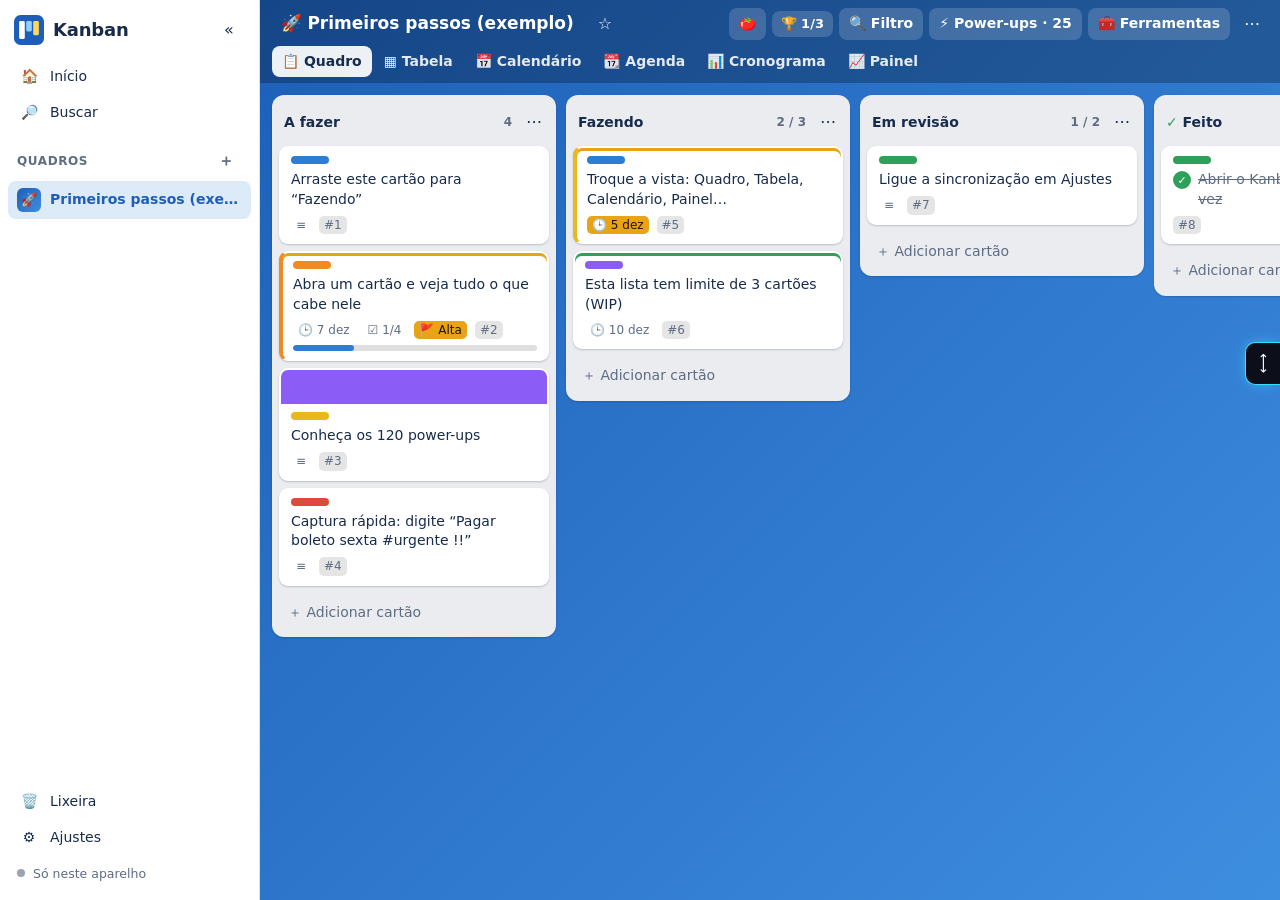
<file: index.html>
<!doctype html>
<html lang="pt-BR">
<head>
<meta charset="utf-8">
<meta name="viewport" content="width=device-width, initial-scale=1, viewport-fit=cover">
<title>Kanban</title>
<meta name="description" content="Kanban: quadros, listas e cartões com 120 power-ups. Vistas, automações, relatórios, tempo e fluxo, com sincronização pelo Google Drive.">
<meta name="theme-color" content="#1D5FB8">
<meta name="mobile-web-app-capable" content="yes">
<meta name="apple-mobile-web-app-capable" content="yes">
<meta name="apple-mobile-web-app-title" content="Kanban">
<link rel="manifest" href="manifest.webmanifest">
<link rel="icon" href="icons/icon-192.png">
<link rel="apple-touch-icon" href="icons/icon-192.png">
<link rel="stylesheet" href="app.css">
</head>
<body>
<nav id="side" aria-label="Navegação"></nav>
<main id="main"></main>
<div id="scrim"></div>
<aside id="sheet" aria-live="polite"></aside>
<div id="dlgw"><div id="dlg" role="dialog"></div></div>
<div id="pop"></div>
<div id="toast" role="status"></div>
<input type="file" id="filepick" hidden>
<script src="store.js"></script>
<script src="sync.js"></script>
<script src="nucleo.js"></script>
<script src="app.js"></script>
<script src="vistas.js"></script>
<script src="pups-cartao.js"></script>
<script src="pups-fluxo.js"></script>
<script src="pups-dados.js"></script>
<script src="ini.js"></script>
<script src="elo.js" data-app="kanban"></script>
</body>
</html>
</file>
<file: app.css>
/* Kanban — visual. Cores em variáveis; o tema escuro só troca as variáveis. */
:root { --fundo: #F4F5F7; --painel: #fff; --lista: #EBECF0; --txt: #172B4D; --txt2: #5E6C84; --borda: #DFE1E6; --pri: #2D7DD2; --pri2: #1D5FB8; --ok: #2FA05A; --erro: #D93A2F; --aviso: #E8A317; --sombra: 0 1px 2px rgba(9, 30, 66, .22); --raio: 10px; --lw: 284px; }
body[data-tema=escuro] { --fundo: #15171C; --painel: #22262E; --lista: #101216; --txt: #DEE4EA; --txt2: #9FADBC; --borda: #39404B; --pri: #579DFF; --pri2: #85B8FF; --sombra: 0 1px 2px rgba(0, 0, 0, .6); color-scheme: dark; }
* { box-sizing: border-box; }
html, body { height: 100%; margin: 0; }
body { font: 14px/1.4 system-ui, -apple-system, 'Segoe UI', Roboto, sans-serif; color: var(--txt); background: var(--fundo); display: flex; overflow: hidden; -webkit-tap-highlight-color: transparent; }
button, input, select, textarea { font: inherit; color: inherit; }
button { cursor: pointer; border: 0; background: none; padding: 0; }
input:not([type=checkbox]):not([type=radio]):not([type=range]):not([type=color]), select, textarea { background: var(--painel); border: 1px solid var(--borda); border-radius: 8px; padding: 7px 9px; min-width: 0; }
input:focus, select:focus, textarea:focus { outline: 2px solid var(--pri); outline-offset: -1px; }
textarea { resize: vertical; }
a { color: var(--pri); }
h1, h2, h3, h4, p { margin: 0; }
hr { border: 0; border-top: 1px solid var(--borda); margin: 6px 0; }
code { background: rgba(127, 127, 127, .18); padding: 1px 5px; border-radius: 4px; font-size: .92em; }
.esp { flex: 1; }
.dica { color: var(--txt2); font-size: 13px; }
.dica.pad, .pad { padding: 6px 12px; }
.dica.clic { cursor: pointer; background: var(--lista); padding: 12px; border-radius: 8px; }
.erro { color: var(--erro); }
.vazio { color: var(--txt2); text-align: center; padding: 28px 12px; }
.risc { text-decoration: line-through; opacity: .65; }
.fl { display: flex; gap: 6px; align-items: center; flex-wrap: wrap; }
.cheio { width: 100%; }

.b { background: var(--lista); padding: 7px 12px; border-radius: 8px; font-weight: 600; white-space: nowrap; }
.b:hover { filter: brightness(.95); }
body[data-tema=escuro] .b { background: #343B46; }
body[data-tema=escuro] .b:hover { filter: brightness(1.2); }
.b.pri { background: var(--pri); color: #fff; }
body[data-tema=escuro] .b.pri { color: #0B1220; }
.b.perigo { color: var(--erro); }
.b.mini { padding: 3px 9px; font-size: 12.5px; }
.b.lat { display: block; width: 100%; text-align: left; margin-bottom: 6px; }
.b.on { background: var(--pri); color: #fff; }
.ic { width: 32px; height: 32px; border-radius: 8px; flex: none; font-size: 16px; line-height: 1; }
.ic:hover { background: rgba(127, 127, 127, .2); }

/* Barra lateral */
#side { width: 260px; flex: none; background: var(--painel); border-right: 1px solid var(--borda); display: none; flex-direction: column; padding: 10px 8px; gap: 2px; overflow-y: auto; z-index: 30; }
body.lado #side { display: flex; }
body.lado .so-fechado { display: none; }
.marca-app { display: flex; align-items: center; gap: 9px; padding: 4px 6px 12px; }
.marca-app img { width: 30px; height: 30px; }
.marca-app b { font-size: 18px; flex: 1; letter-spacing: -.01em; }
.nav { display: flex; align-items: center; gap: 9px; padding: 7px 9px; border-radius: 8px; text-align: left; width: 100%; }
.nav:hover { background: var(--lista); }
.nav.on { background: color-mix(in srgb, var(--pri) 16%, transparent); color: var(--pri2); font-weight: 600; }
.nav i { font-style: normal; width: 24px; text-align: center; flex: none; }
.nav i.qd { height: 24px; border-radius: 6px; font-size: 13px; line-height: 24px; }
.nav span { flex: 1; overflow: hidden; text-overflow: ellipsis; white-space: nowrap; }
.nav em { font-style: normal; color: var(--aviso); }
.nav-t { display: flex; align-items: center; justify-content: space-between; font-size: 12px; font-weight: 700; text-transform: uppercase; letter-spacing: .05em; color: var(--txt2); padding: 14px 9px 2px; }
.nav-q { display: flex; flex-direction: column; gap: 2px; }
.sinc { display: flex; align-items: center; gap: 8px; font-size: 12.5px; color: var(--txt2); padding: 8px 9px; border-radius: 8px; text-align: left; }
.sinc:hover { background: var(--lista); }
.sinc i { width: 8px; height: 8px; border-radius: 50%; background: #9aa3af; flex: none; }
.sinc.ok i { background: var(--ok); }
.sinc.erro i { background: var(--erro); }

/* Páginas */
#main { flex: 1; min-width: 0; display: flex; flex-direction: column; height: 100%; }
.pagina { padding: 18px 24px 60px; overflow-y: auto; height: 100%; }
.pagina.estreita { max-width: 760px; }
.pagina h2 { font-size: 15px; margin: 26px 0 10px; }
.cab { display: flex; align-items: center; gap: 10px; margin-bottom: 16px; }
.cab h1 { font-size: 22px; }
.telhas { display: grid; grid-template-columns: repeat(auto-fill, minmax(210px, 1fr)); gap: 12px; }
.telha { position: relative; text-align: left; color: #fff; border-radius: 12px; padding: 14px; min-height: 104px; display: flex; flex-direction: column; gap: 2px; box-shadow: var(--sombra); transition: transform .12s; }
.telha:hover { transform: translateY(-2px); filter: brightness(1.06); }
.telha .ti { font-size: 22px; }
.telha b { font-size: 15.5px; }
.telha small { opacity: .88; font-size: 12.5px; }
.telha em { position: absolute; top: 10px; right: 12px; font-style: normal; color: #FFD75E; }
.telha.nova { background: var(--lista); color: var(--txt2); box-shadow: none; border: 2px dashed var(--borda); }
.telhas.peq .telha { min-height: 84px; padding: 11px 13px; }
.linhas { display: flex; flex-direction: column; gap: 6px; }
.linha { display: flex; align-items: center; gap: 10px; background: var(--painel); border: 1px solid var(--borda); border-radius: 10px; padding: 9px 12px; text-align: left; width: 100%; flex-wrap: wrap; }
button.linha:hover { border-color: var(--pri); }
.linha small { color: var(--txt2); }
.busca { width: 100%; font-size: 16px; padding: 11px 14px !important; margin-bottom: 14px; }
.cartaoz { background: var(--painel); border: 1px solid var(--borda); border-radius: 12px; padding: 16px; margin-bottom: 14px; display: flex; flex-direction: column; gap: 10px; }
.cartaoz h2 { margin: 0; font-size: 16px; }
.cartaoz h3 { font-size: 14px; margin-top: 6px; }
.seg { display: inline-flex; background: var(--lista); border-radius: 9px; padding: 3px; gap: 2px; align-self: flex-start; flex-wrap: wrap; }
.seg button { padding: 6px 14px; border-radius: 7px; font-weight: 600; }
.seg button.on { background: var(--painel); box-shadow: var(--sombra); }
.campo { display: flex; flex-direction: column; gap: 4px; margin-bottom: 10px; }
.campo > span { font-size: 12.5px; font-weight: 700; color: var(--txt2); }
.cx { display: flex; align-items: center; gap: 8px; padding: 4px 0; cursor: pointer; }
.cores { display: flex; flex-wrap: wrap; gap: 6px; }
.cores input { position: absolute; opacity: 0; }
.cores i { display: block; width: 30px; height: 30px; border-radius: 8px; cursor: pointer; }
.cores input:checked + i { outline: 3px solid var(--txt); outline-offset: 2px; }
.multi { max-height: 220px; overflow: auto; border: 1px solid var(--borda); border-radius: 8px; padding: 6px 10px; }

/* Quadro */
.topo { display: flex; align-items: center; flex-wrap: wrap; gap: 5px 6px; padding: 7px 12px 6px; color: #fff; background: rgba(0, 0, 0, .26); backdrop-filter: blur(6px); flex: none; }
.topo .abas { order: 9; flex: 1 0 100%; }
.topo .ic:hover, .tb:hover, .aba:hover { background: rgba(255, 255, 255, .2); }
.qnome { font-size: 17px; padding: 5px 9px; border-radius: 8px; white-space: nowrap; max-width: 34vw; overflow: hidden; text-overflow: ellipsis; flex: none; }
.qnome:hover { background: rgba(255, 255, 255, .2); }
.ic.fav { color: #FFD75E; }
.abas { display: flex; gap: 2px; overflow-x: auto; scrollbar-width: none; min-width: 0; flex: 0 1 auto; }
.abas::-webkit-scrollbar { display: none; }
.aba { padding: 6px 10px; border-radius: 8px; white-space: nowrap; font-weight: 600; opacity: .88; }
.aba.on { background: rgba(255, 255, 255, .92); color: #172B4D; opacity: 1; }
.tb { padding: 6px 10px; border-radius: 8px; font-weight: 600; white-space: nowrap; background: rgba(255, 255, 255, .16); flex: none; }
.tb.on { background: #fff; color: #172B4D; }
.barra-w { display: flex; align-items: center; gap: 6px; background: rgba(255, 255, 255, .16); border-radius: 8px; padding: 4px 9px; font-weight: 600; white-space: nowrap; font-size: 13px; flex: none; }
.barra-w button { font-weight: 700; padding: 1px 5px; border-radius: 5px; }
.barra-w button:hover { background: rgba(255, 255, 255, .25); }
.selbar { display: flex; gap: 6px; align-items: center; padding: 7px 12px; background: var(--painel); border-bottom: 1px solid var(--borda); overflow-x: auto; flex: none; }
.corpo { flex: 1; min-height: 0; position: relative; }
#quadro { display: flex; align-items: flex-start; gap: 10px; height: 100%; overflow-x: auto; overflow-y: hidden; padding: 12px; }
.lista { width: var(--lw); flex: none; max-height: 100%; display: flex; flex-direction: column; background: var(--lista); border-radius: 12px; box-shadow: var(--sombra); border-top: 4px solid var(--lc, transparent); }
.lista > header { display: flex; align-items: center; gap: 6px; padding: 7px 6px 4px 12px; cursor: grab; flex-wrap: wrap; }
.lista h3 { font-size: 14px; flex: 1; min-width: 60px; overflow-wrap: anywhere; cursor: pointer; }
.lista .n { font-size: 12px; color: var(--txt2); font-weight: 600; white-space: nowrap; }
.lista.cheia { background: color-mix(in srgb, var(--erro) 20%, var(--lista)); }
.lista.cheia .n { color: var(--erro); }
.lista.conclui h3 span { color: var(--ok); }
.cartoes { flex: 1; overflow-y: auto; padding: 4px 7px; min-height: 26px; display: flex; flex-direction: column; gap: 7px; scrollbar-width: thin; }
.cartoes.sobre { background: color-mix(in srgb, var(--pri) 9%, transparent); border-radius: 8px; }
.lista > footer { padding: 6px 7px 8px; display: flex; flex-direction: column; gap: 6px; }
.lista .mais { text-align: left; padding: 7px 9px; border-radius: 8px; color: var(--txt2); width: 100%; }
.lista .mais:hover { background: rgba(127, 127, 127, .2); color: var(--txt); }
.lista footer textarea { width: 100%; box-shadow: var(--sombra); border: 0; }
.lista.nova { background: rgba(255, 255, 255, .22); box-shadow: none; padding: 6px; border: 0; }
.lista.nova button { color: #fff; font-weight: 600; text-align: left; padding: 7px 9px; width: 100%; border-radius: 8px; }
.lista.nova button:hover { background: rgba(255, 255, 255, .18); }
.lista.nova input { width: 100%; }
.lista.fechada { width: 42px; align-items: center; padding: 10px 0; gap: 10px; cursor: pointer; border-top-width: 4px; }
.lista.fechada span { writing-mode: vertical-rl; font-weight: 700; white-space: nowrap; }
.lista.fechada b { font-size: 12px; color: var(--txt2); }
.lista.fechada.sobre { outline: 3px solid var(--pri); }
.lista-x { font-size: 11.5px; font-weight: 700; color: var(--txt2); background: rgba(127, 127, 127, .16); padding: 1px 7px; border-radius: 99px; white-space: nowrap; }
.lista-x.ruim { background: var(--erro); color: #fff; }
.lista-rod { font-size: 12px; color: var(--txt2); padding: 2px 12px; }

.cartao { position: relative; background: var(--painel); border-radius: 9px; box-shadow: var(--sombra); padding: 8px 10px; cursor: pointer; display: flex; flex-direction: column; gap: 6px; flex: none; border: 2px solid transparent; overflow: hidden; touch-action: manipulation; }
.cartao:hover { border-color: color-mix(in srgb, var(--pri) 55%, transparent); }
.cartao.sel { border-color: var(--pri); background: color-mix(in srgb, var(--pri) 12%, var(--painel)); }
.cartao.feito .tit span { text-decoration: line-through; color: var(--txt2); }
.cartao .capa { margin: -8px -10px 2px; height: 34px; }
.capa.img { height: 130px; background-size: cover; background-position: center; }
.capa.emoji { height: auto; font-size: 44px; text-align: center; padding: 8px 0; background: var(--lista); }
.ets { display: flex; flex-wrap: wrap; gap: 4px; }
.et { display: inline-block; min-width: 38px; height: 8px; border-radius: 99px; font-size: 0; vertical-align: middle; }
.et b { display: none; }
.ficha .et, .pop .et, #dlg .et, .tab .et, body.et-nome .et, .et.g { height: auto; font-size: 12px; padding: 2px 9px; border-radius: 6px; font-weight: 600; }
.ficha .et b, .pop .et b, #dlg .et b, .tab .et b, body.et-nome .et b, .et.g b { display: inline; font-weight: 600; }
.tit { display: flex; gap: 7px; align-items: flex-start; overflow-wrap: anywhere; }
.tit span { flex: 1; }
.okb { width: 18px; height: 18px; border-radius: 50%; border: 2px solid var(--txt2); flex: none; margin-top: 1px; font-size: 11px; line-height: 1; color: #fff; display: none; }
.cartao:hover .okb, .cartao.feito .okb, .okb.g { display: block; }
.cartao.feito .okb, .okb.on { background: var(--ok); border-color: var(--ok); }
.okb.g { width: 26px; height: 26px; font-size: 15px; margin-top: 5px; }
@media (hover: none) { .cartao .okb { display: block; } }
.selos { display: flex; flex-wrap: wrap; gap: 4px 8px; align-items: center; font-size: 12px; color: var(--txt2); }
.selo { display: inline-flex; align-items: center; gap: 3px; padding: 1px 5px; border-radius: 5px; white-space: nowrap; font-size: 12px; }
.selo.ok { background: var(--ok); color: #fff; }
.selo.venc, .selo.ruim { background: var(--erro); color: #fff; }
.selo.hoje, .selo.aviso { background: var(--aviso); color: #1b1300; }
.selo.info { background: color-mix(in srgb, var(--pri) 20%, transparent); color: var(--pri2); }
.selo.neutro { background: rgba(127, 127, 127, .2); }
.av { display: inline-flex; align-items: center; justify-content: center; width: 24px; height: 24px; border-radius: 50%; font-size: 10.5px; font-weight: 700; flex: none; background: #9aa3af; color: #fff; }
.av.g { width: 34px; height: 34px; font-size: 13px; }
.barra { height: 6px; border-radius: 99px; background: rgba(127, 127, 127, .25); overflow: hidden; }
.barra i { display: block; height: 100%; background: var(--pri); border-radius: 99px; transition: width .2s; }
.barra i.ok { background: var(--ok); }
.barra i.ruim { background: var(--erro); }

.fantasma { position: fixed; left: 0; top: 0; z-index: 999; pointer-events: none; opacity: .93; box-shadow: 0 12px 28px rgba(0, 0, 0, .35) !important; max-height: 70vh; overflow: hidden; }
.arrastando { opacity: .35; }
.sumido { display: none !important; }
.marca { background: rgba(127, 127, 127, .28); border-radius: 9px; flex: none; }
.marca.h { align-self: stretch; max-height: 220px; border-radius: 12px; background: rgba(0, 0, 0, .22); }
body.arrastando-algo { user-select: none; -webkit-user-select: none; cursor: grabbing; }
body.arrastando-algo * { cursor: grabbing !important; }
[data-solta].sobre:not(.cartoes):not(#quadro) { outline: 2px dashed var(--pri); outline-offset: -2px; }

/* Ficha do cartão */
#scrim { position: fixed; inset: 0; background: rgba(0, 0, 0, .55); z-index: 40; display: none; }
#scrim.on { display: block; }
#sheet { position: fixed; z-index: 41; top: 3vh; left: 50%; transform: translateX(-50%); width: min(900px, 96vw); max-height: 94vh; background: var(--fundo); border-radius: 14px; display: none; box-shadow: 0 20px 60px rgba(0, 0, 0, .4); overflow: hidden; }
#sheet.on { display: flex; }
.ficha { overflow-y: auto; padding: 18px 20px 30px; width: 100%; position: relative; }
.ficha > .capa { margin: -18px -20px 14px; height: 90px; }
.ficha > .capa.img { height: 190px; }
.x { position: absolute; top: 10px; right: 10px; width: 34px; height: 34px; border-radius: 50%; background: rgba(127, 127, 127, .22); z-index: 2; font-size: 15px; }
.x:hover { background: rgba(127, 127, 127, .4); }
.f-topo { display: flex; gap: 10px; align-items: flex-start; padding-right: 40px; }
.f-tit { flex: 1; font-size: 20px; font-weight: 700; border-color: transparent !important; background: transparent !important; padding: 3px 6px !important; resize: none; overflow: hidden; field-sizing: content; }
.f-tit:focus { background: var(--painel) !important; }
.f-sub { color: var(--txt2); font-size: 13px; margin: 2px 0 14px 42px; }
.f-sub select { padding: 2px 6px; }
.f-cols { display: flex; gap: 18px; align-items: flex-start; }
.f-main { flex: 1; min-width: 0; display: flex; flex-direction: column; gap: 16px; }
.f-lado { width: 178px; flex: none; }
.f-lado small { display: block; font-weight: 700; color: var(--txt2); margin: 0 0 6px; font-size: 12px; }
.f-lado small:not(:first-child) { margin-top: 12px; }
.f-meta { display: flex; flex-wrap: wrap; gap: 12px 22px; }
.f-meta > div > small { display: block; font-weight: 700; color: var(--txt2); font-size: 12px; margin-bottom: 4px; }
.sec h4 { display: flex; align-items: center; gap: 8px; font-size: 15px; margin-bottom: 8px; }
.sec h4 small { color: var(--txt2); font-weight: 600; }
.sec h4 > span:first-child { cursor: pointer; }
.sec .barra { margin-bottom: 6px; }
.cki { display: flex; align-items: center; gap: 8px; padding: 3px 4px; border-radius: 7px; }
.cki:hover { background: rgba(127, 127, 127, .14); }
.cki > span { flex: 1; cursor: pointer; overflow-wrap: anywhere; }
.cki.ok > span { text-decoration: line-through; color: var(--txt2); }
.cki .ic { width: 24px; height: 24px; font-size: 12px; opacity: .5; }
.ck input.cheio { margin-top: 6px; }
.md { overflow-wrap: anywhere; }
.md p, .md ul, .md ol, .md blockquote, .md h3, .md h4, .md h5 { margin: 0 0 8px; }
.md ul, .md ol { padding-left: 22px; }
.md ul.mdck { list-style: none; padding-left: 4px; }
.md blockquote { border-left: 3px solid var(--borda); padding-left: 10px; color: var(--txt2); }
.com-novo { display: flex; gap: 8px; align-items: flex-start; margin-bottom: 10px; }
.com-novo textarea { flex: 1; }
.com { display: flex; gap: 8px; align-items: flex-start; margin-bottom: 8px; }
.com > div { flex: 1; background: var(--painel); border-radius: 10px; padding: 7px 11px; min-width: 0; box-shadow: var(--sombra); }
.com small { color: var(--txt2); }
.com .md p:last-child { margin: 0; }
.hist { font-size: 13px; color: var(--txt2); display: flex; flex-direction: column; gap: 3px; }
.hist b { color: var(--txt); font-weight: 600; }
.grade2 { display: grid; grid-template-columns: repeat(auto-fill, minmax(190px, 1fr)); gap: 8px 12px; }
.grade2 label { display: flex; flex-direction: column; gap: 3px; font-size: 12px; font-weight: 700; color: var(--txt2); }
.grade2 label input, .grade2 label select { font-weight: 400; color: var(--txt); }
.grade2 label.cxl { flex-direction: row; align-items: center; gap: 8px; }

/* Diálogo, menu e aviso */
#dlgw { position: fixed; inset: 0; z-index: 60; background: rgba(0, 0, 0, .5); display: none; align-items: flex-start; justify-content: center; padding: 6vh 12px 12px; overflow-y: auto; }
#dlgw.on { display: flex; }
#dlg { position: relative; background: var(--fundo); border-radius: 14px; padding: 20px; width: min(440px, 100%); box-shadow: 0 20px 60px rgba(0, 0, 0, .4); }
#dlg.medio { width: min(580px, 100%); }
#dlg.largo { width: min(780px, 100%); }
#dlg.enorme { width: min(1080px, 100%); }
#dlg h2 { font-size: 18px; margin: 0 40px 14px 0; }
#dlg h3 { font-size: 14.5px; margin: 14px 0 6px; }
.botoes { display: flex; gap: 8px; margin-top: 16px; align-items: center; flex-wrap: wrap; }
#pop { position: fixed; z-index: 70; background: var(--painel); border: 1px solid var(--borda); border-radius: 11px; box-shadow: 0 10px 34px rgba(0, 0, 0, .3); padding: 6px; min-width: 230px; max-width: min(340px, 94vw); max-height: 72vh; overflow-y: auto; display: none; }
#pop.on { display: block; }
.pop-t { font-weight: 700; text-align: center; padding: 4px 8px 8px; border-bottom: 1px solid var(--borda); margin-bottom: 4px; }
.pop-s { font-size: 11.5px; font-weight: 700; text-transform: uppercase; letter-spacing: .04em; color: var(--txt2); padding: 8px 8px 2px; }
.item { display: flex; align-items: center; gap: 8px; width: 100%; text-align: left; padding: 7px 9px; border-radius: 7px; cursor: pointer; }
.item:hover { background: var(--lista); }
.item.perigo { color: var(--erro); }
#toast { position: fixed; bottom: 22px; left: 50%; transform: translate(-50%, 30px); background: #172B4D; color: #fff; padding: 10px 16px; border-radius: 10px; z-index: 90; opacity: 0; pointer-events: none; transition: .2s; max-width: 92vw; box-shadow: 0 8px 24px rgba(0, 0, 0, .35); }
#toast.on { opacity: 1; transform: translate(-50%, 0); pointer-events: auto; }
#toast button { color: #8BC1FF; font-weight: 700; margin-left: 10px; }

/* Galeria de power-ups */
.pg-topo { display: flex; gap: 8px; margin: 10px 0; flex-wrap: wrap; }
.pg-topo input { flex: 1; min-width: 160px; }
.cats { display: flex; gap: 6px; flex-wrap: wrap; margin-bottom: 12px; }
.cats button { padding: 5px 11px; border-radius: 99px; background: var(--lista); font-weight: 600; font-size: 13px; }
.cats button.on { background: var(--pri); color: #fff; }
.pups { display: grid; grid-template-columns: repeat(auto-fill, minmax(300px, 1fr)); gap: 10px; }
.pup { display: flex; gap: 10px; background: var(--painel); border: 2px solid var(--borda); border-radius: 12px; padding: 11px; }
.pup.on { border-color: var(--ok); }
.pup .pi { font-size: 26px; width: 38px; text-align: center; flex: none; }
.pup .pc { flex: 1; min-width: 0; }
.pup .pc small { display: block; color: var(--txt2); font-size: 11.5px; }
.pup .pc p { font-size: 12.8px; color: var(--txt2); margin-top: 4px; }
.pup .pa { display: flex; flex-direction: column; align-items: flex-end; gap: 8px; }
.chave { position: relative; width: 42px; height: 24px; cursor: pointer; flex: none; }
.chave input { opacity: 0; position: absolute; }
.chave i { position: absolute; inset: 0; background: #9aa3af; border-radius: 99px; transition: .15s; }
.chave i::after { content: ''; position: absolute; left: 3px; top: 3px; width: 18px; height: 18px; border-radius: 50%; background: #fff; transition: .15s; }
.chave input:checked + i { background: var(--ok); }
.chave input:checked + i::after { left: 21px; }

/* Vistas */
.vista { height: 100%; overflow: auto; padding: 14px; }
.painelv { background: var(--fundo); border-radius: 12px; padding: 14px; box-shadow: var(--sombra); min-height: 100%; }
.painelv h2 { font-size: 16px; margin-bottom: 10px; }
.painelv h3 { font-size: 14px; margin: 0 0 8px; }
.vt { display: flex; align-items: center; gap: 8px; margin-bottom: 12px; flex-wrap: wrap; }
.vt h2 { margin: 0; }
.tab { width: 100%; border-collapse: collapse; background: var(--painel); border-radius: 10px; overflow: hidden; font-size: 13.5px; }
.tab th { text-align: left; font-size: 12px; color: var(--txt2); padding: 8px 10px; border-bottom: 2px solid var(--borda); white-space: nowrap; cursor: pointer; user-select: none; position: sticky; top: 0; background: var(--painel); }
.tab td { padding: 6px 10px; border-bottom: 1px solid var(--borda); vertical-align: middle; }
.tab tr:hover td { background: color-mix(in srgb, var(--pri) 7%, transparent); }
.tab td.t { font-weight: 600; cursor: pointer; min-width: 200px; }
.tab td select, .tab td input { padding: 3px 6px; border-color: transparent; background: transparent; max-width: 150px; }
.tab td select:hover, .tab td input:hover { border-color: var(--borda); }
.tab tr.grp td { background: var(--lista); font-weight: 700; }
.tab tfoot td { font-weight: 700; background: var(--lista); }
.tabw { overflow: auto; border-radius: 10px; box-shadow: var(--sombra); max-height: 100%; }
.cal { display: grid; grid-template-columns: repeat(7, minmax(0, 1fr)); gap: 4px; }
.cal .dn { font-size: 12px; font-weight: 700; color: var(--txt2); text-align: center; padding: 2px; }
.cal .dia { background: var(--painel); border-radius: 8px; min-height: 96px; padding: 4px; display: flex; flex-direction: column; gap: 3px; }
.cal .dia.fora { opacity: .45; }
.cal .dia.hj { outline: 2px solid var(--pri); }
.cal .dia > b { font-size: 12px; color: var(--txt2); padding: 0 3px; display: flex; justify-content: space-between; }
.mini-c { display: block; font-size: 12px; background: var(--lista); border-left: 4px solid var(--mc, var(--pri)); border-radius: 5px; padding: 2px 6px; text-align: left; overflow: hidden; text-overflow: ellipsis; white-space: nowrap; cursor: pointer; width: 100%; }
.mini-c.feito { text-decoration: line-through; opacity: .6; }
.mini-c.venc { background: color-mix(in srgb, var(--erro) 22%, var(--lista)); }
.grade { display: grid; grid-template-columns: repeat(auto-fill, minmax(230px, 1fr)); gap: 12px; align-items: start; }
.grade .cartao { box-shadow: var(--sombra); }
.cx-graf { background: var(--painel); border-radius: 12px; padding: 14px; box-shadow: var(--sombra); min-width: 0; }
.kpis { display: grid; grid-template-columns: repeat(auto-fill, minmax(140px, 1fr)); gap: 10px; margin-bottom: 12px; }
.kpi { background: var(--painel); border-radius: 12px; padding: 12px 14px; box-shadow: var(--sombra); }
.kpi b { display: block; font-size: 24px; line-height: 1.15; }
.kpi small { color: var(--txt2); font-size: 12px; }
.kpi.ruim b { color: var(--erro); }
.kpi.bom b { color: var(--ok); }
.grafs { display: grid; grid-template-columns: repeat(auto-fit, minmax(320px, 1fr)); gap: 12px; }
.graf { width: 100%; height: auto; display: block; }
.graf .gr { font-size: 10.5px; fill: var(--txt2); }
.graf .gv { font-size: 11px; fill: var(--txt); font-weight: 700; }
.graf .gt { font-size: 22px; fill: var(--txt); font-weight: 700; }
.graf .ge { stroke: var(--borda); stroke-width: 1.5; }
.graf .gg { stroke: var(--borda); stroke-width: 1; stroke-dasharray: 3 4; }
.leg { display: flex; flex-wrap: wrap; gap: 4px 14px; font-size: 12.5px; color: var(--txt2); margin-top: 6px; }
.leg.col { flex-direction: column; }
.leg i { display: inline-block; width: 10px; height: 10px; border-radius: 3px; margin-right: 5px; }
.rosca { display: flex; gap: 16px; align-items: center; }
.rosca svg { width: 130px; flex: none; }
.rosca .gt { font-size: 20px; fill: var(--txt); font-weight: 700; }
.raias { display: flex; flex-direction: column; gap: 10px; min-width: max-content; }
.raia { background: color-mix(in srgb, var(--fundo) 88%, transparent); border-radius: 12px; padding: 8px; }
.raia > h3 { margin: 2px 6px 8px; display: flex; gap: 8px; align-items: center; font-size: 14px; }
.raia-cols { display: flex; gap: 8px; align-items: stretch; }
.raia-col { width: 250px; flex: none; background: var(--lista); border-radius: 10px; padding: 6px; display: flex; flex-direction: column; gap: 6px; min-height: 60px; }
.raia-col > small { font-weight: 700; color: var(--txt2); padding: 0 4px; }
.matriz { display: grid; grid-template-columns: 1fr 1fr; gap: 10px; height: 100%; min-height: 480px; }
.quad { background: var(--lista); border-radius: 12px; padding: 8px; display: flex; flex-direction: column; gap: 6px; overflow: auto; border-top: 5px solid var(--qc); }
.quad > h3 { margin: 2px 4px; font-size: 14px; }
.gantt { position: relative; background: var(--painel); border-radius: 10px; overflow: auto; box-shadow: var(--sombra); }
.gantt-g { display: grid; min-width: max-content; }
.g-cab { position: sticky; top: 0; background: var(--painel); z-index: 2; font-size: 11px; color: var(--txt2); text-align: center; border-bottom: 1px solid var(--borda); border-left: 1px solid var(--borda); padding: 3px 0; }
.g-cab.fds, .g-cel.fds { background: rgba(127, 127, 127, .1); }
.g-cab.hj { background: var(--pri); color: #fff; font-weight: 700; }
.g-nome { position: sticky; left: 0; background: var(--painel); z-index: 1; padding: 5px 10px; white-space: nowrap; overflow: hidden; text-overflow: ellipsis; border-bottom: 1px solid var(--borda); cursor: pointer; font-size: 13px; max-width: 240px; }
.g-nome.cab { z-index: 3; top: 0; font-weight: 700; }
.g-cel { border-left: 1px solid var(--borda); border-bottom: 1px solid var(--borda); min-height: 30px; }
.g-bar { margin: 5px 1px; height: 20px; border-radius: 6px; background: var(--gc, var(--pri)); color: #fff; font-size: 11px; padding: 2px 6px; white-space: nowrap; overflow: hidden; cursor: pointer; z-index: 1; }
.g-bar.feito { opacity: .5; }
.funil { display: flex; flex-direction: column; gap: 6px; align-items: center; }
.funil div { background: var(--pri); color: #fff; border-radius: 8px; padding: 9px 12px; text-align: center; min-width: 150px; font-weight: 600; }
.heat { display: grid; grid-auto-flow: column; grid-template-rows: repeat(7, 13px); gap: 3px; overflow-x: auto; padding-bottom: 4px; }
.heat i { width: 13px; height: 13px; border-radius: 3px; background: rgba(127, 127, 127, .2); }
.heat i[data-n="1"] { background: #9be9a8; } .heat i[data-n="2"] { background: #40c463; } .heat i[data-n="3"] { background: #30a14e; } .heat i[data-n="4"] { background: #216e39; }
.slide { background: var(--painel); border-radius: 16px; padding: 5vh 6vw; min-height: 60vh; box-shadow: var(--sombra); display: flex; flex-direction: column; gap: 14px; }
.slide h1 { font-size: clamp(24px, 4vw, 44px); }
.pilha { display: flex; flex-direction: column; gap: 7px; }

/* Power-ups: enfeites nos cartões */
.cartao.p1 { border-left: 4px solid #2D7DD2; } .cartao.p2 { border-left: 4px solid #E8B81F; } .cartao.p3 { border-left: 4px solid #F08A24; } .cartao.p4 { border-left: 4px solid #E0483C; }
.cartao.bloq { background: repeating-linear-gradient(45deg, var(--painel), var(--painel) 10px, color-mix(in srgb, var(--erro) 14%, var(--painel)) 10px, color-mix(in srgb, var(--erro) 14%, var(--painel)) 20px); }
.cartao.velho1 { opacity: .82; } .cartao.velho2 { opacity: .62; } .cartao.velho3 { opacity: .42; filter: sepia(.5); }
.cartao.expresso { outline: 2px solid var(--erro); }
.cartao.dorme { display: none; }
.cartao .adesivos { position: absolute; right: 6px; top: 4px; font-size: 20px; pointer-events: none; }
.cartao .frente-cf { font-size: 12px; color: var(--txt2); display: flex; flex-wrap: wrap; gap: 2px 10px; }
.cartao .frente-cf b { color: var(--txt); font-weight: 600; }
.cronom { font-variant-numeric: tabular-nums; }
.pisca { animation: pisca 1.2s infinite; }
@keyframes pisca { 50% { opacity: .45; } }
.confete { position: fixed; top: -12px; width: 9px; height: 14px; z-index: 200; pointer-events: none; animation: cai linear forwards; }
@keyframes cai { to { transform: translateY(105vh) rotate(720deg); } }
.foco-t { position: fixed; inset: 0; z-index: 80; background: #0d1117; color: #fff; display: flex; flex-direction: column; align-items: center; justify-content: center; gap: 18px; padding: 24px; text-align: center; }
.foco-t h1 { font-size: clamp(22px, 5vw, 46px); max-width: 900px; }
.foco-t .relogio { font-size: clamp(48px, 12vw, 110px); font-weight: 700; font-variant-numeric: tabular-nums; }
.foco-t .b { background: rgba(255, 255, 255, .14); color: #fff; }
.regra { background: var(--painel); border: 1px solid var(--borda); border-radius: 10px; padding: 10px 12px; display: flex; gap: 10px; align-items: center; flex-wrap: wrap; }
.regra.off { opacity: .55; }
.regra p { flex: 1; min-width: 200px; }
.notas-q { width: 100%; min-height: 50vh; }
.poker { display: flex; gap: 8px; flex-wrap: wrap; }
.poker button { width: 54px; height: 76px; border-radius: 10px; background: var(--painel); box-shadow: var(--sombra); font-size: 20px; font-weight: 700; border: 2px solid var(--borda); }
.poker button:hover, .poker button.on { border-color: var(--pri); color: var(--pri); transform: translateY(-3px); }

.cartao.sem-v { box-shadow: inset 0 3px 0 var(--ok), var(--sombra); } .cartao.sem-a { box-shadow: inset 0 3px 0 var(--aviso), var(--sombra); } .cartao.sem-r { box-shadow: inset 0 3px 0 var(--erro), var(--sombra); }
button.selo, a.selo { cursor: pointer; text-decoration: none; font-weight: 600; }
button.selo:hover, a.selo:hover { filter: brightness(.92); }
button.lista-x { cursor: pointer; }
#dlg.tela { position: fixed; inset: 0; width: 100%; border-radius: 0; background: #0D1117; color: #fff; display: flex; align-items: center; justify-content: center; overflow: auto; }
#dlg.tela > .x { background: rgba(255, 255, 255, .16); color: #fff; }
#dlg.tela .foco-t { background: none; width: 100%; }
#dlg.tela .linha { background: rgba(255, 255, 255, .08); border-color: rgba(255, 255, 255, .15); color: #fff; }
.passos { display: flex; gap: 4px; overflow-x: auto; padding-bottom: 4px; }
.passos button { flex: 1; min-width: 86px; display: flex; flex-direction: column; align-items: center; gap: 2px; padding: 8px 6px; border-radius: 9px; background: var(--lista); font-size: 12px; text-align: center; border-bottom: 4px solid transparent; }
.passos button b { width: 24px; height: 24px; line-height: 24px; border-radius: 50%; background: rgba(127, 127, 127, .3); font-size: 12px; }
.passos button.ok b { background: var(--ok); color: #fff; }
.passos button.on { border-bottom-color: var(--pri); background: color-mix(in srgb, var(--pri) 16%, var(--lista)); font-weight: 700; }
.passos button.on b { background: var(--pri); color: #fff; }
.passos small { color: var(--txt2); }
.reacoes { display: flex; gap: 4px; flex-wrap: wrap; margin-top: 4px; }
.reacoes button { padding: 1px 7px; border-radius: 99px; background: rgba(127, 127, 127, .16); font-size: 12.5px; }
.reacoes button.on { background: color-mix(in srgb, var(--pri) 28%, transparent); }
.reacoes button.mais { opacity: .55; }
.kbd { display: inline-block; min-width: 24px; text-align: center; padding: 1px 6px; border: 1px solid var(--borda); border-bottom-width: 2px; border-radius: 6px; font: 12px ui-monospace, Consolas, monospace; background: var(--painel); }
.cmd-l { max-height: 52vh; overflow: auto; margin-top: 8px; display: flex; flex-direction: column; gap: 2px; }
.fundos { display: grid; grid-template-columns: repeat(auto-fill, minmax(96px, 1fr)); gap: 8px; }
.fundos button { height: 60px; border-radius: 10px; box-shadow: var(--sombra); color: #fff; font-weight: 600; font-size: 12px; }
.fundos button.on { outline: 3px solid var(--txt); outline-offset: 2px; }

/* Power-ups: aparência do quadro */
.zenb { padding: 6px 10px; border-radius: 8px; font-weight: 600; background: rgba(255, 255, 255, .16); flex: none; }
body.denso .cartao { padding: 4px 8px; gap: 3px; font-size: 13px; } body.denso .cartoes { gap: 4px; } body.denso .cartao .capa { display: none; }
body.amplo .cartao { padding: 12px 13px; gap: 9px; font-size: 15px; } body.amplo { --lw: 320px; }
body.estreito { --lw: 232px; } body.largo-l { --lw: 360px; }
body.grade-l #quadro { flex-wrap: wrap; overflow-y: auto; align-content: flex-start; } body.grade-l .lista { max-height: 62vh; }
body.zen .topo .abas, body.zen .topo .tb, body.zen #side, body.zen .barra-w { display: none !important; }
body.dalton .et { background-image: repeating-linear-gradient(45deg, rgba(255, 255, 255, .45) 0 3px, transparent 3px 7px); }
body.dalton .et:nth-child(2n) { background-image: repeating-linear-gradient(90deg, rgba(0, 0, 0, .3) 0 3px, transparent 3px 7px); }
body.dalton .et:nth-child(3n) { background-image: radial-gradient(rgba(255, 255, 255, .6) 1.5px, transparent 2px); background-size: 6px 6px; }
body.vidro .lista { background: color-mix(in srgb, var(--lista) 72%, transparent); backdrop-filter: blur(10px); }
body.fonte-g { font-size: 16px; } body.fonte-g .cartao { font-size: 16px; }
body.capa-cheia .cartao .capa:not(.img):not(.emoji) { position: absolute; inset: 0; height: auto; margin: 0; opacity: .2; pointer-events: none; }

@media (max-width: 800px) {
  body.lado #side { position: fixed; inset: 0 auto 0 0; width: min(300px, 86vw); box-shadow: 0 0 0 100vmax rgba(0, 0, 0, .45); }
  body.lado .so-fechado { display: inline-block; }
  :root { --lw: 86vw; }
  #quadro { scroll-snap-type: x mandatory; scroll-padding: 12px; }
  body.arrastando-algo #quadro { scroll-snap-type: none; }
  .lista { scroll-snap-align: start; }
  .topo { flex-wrap: wrap; row-gap: 4px; }
  .tb span, .aba span { display: none; }
  .aba.on span { display: inline; }
  .abas { order: 9; flex: 1 0 100%; }
  .qnome { max-width: 52vw; }
  #sheet { top: 0; left: 0; transform: none; width: 100vw; max-height: 100vh; height: 100%; border-radius: 0; }
  .f-cols { flex-direction: column; }
  .f-lado { width: 100%; display: grid; grid-template-columns: 1fr 1fr; gap: 0 8px; }
  .f-lado small { grid-column: 1 / -1; }
  .pagina { padding: 14px 14px 60px; }
  .matriz { grid-template-columns: 1fr; height: auto; }
  .cal .dia { min-height: 64px; }
  #dlgw { padding-top: 12px; }
  .pups { grid-template-columns: 1fr; }
}
@media print {
  #side, .topo, #scrim, #toast, .selbar { display: none !important; }
  body, #main { display: block; overflow: visible; height: auto; background: #fff !important; }
  .corpo, .vista, #quadro { overflow: visible; height: auto; }
  #quadro { flex-wrap: wrap; }
  .lista { break-inside: avoid; max-height: none; box-shadow: none; border: 1px solid #ccc; }
  .cartoes { overflow: visible; }
}
</file>
